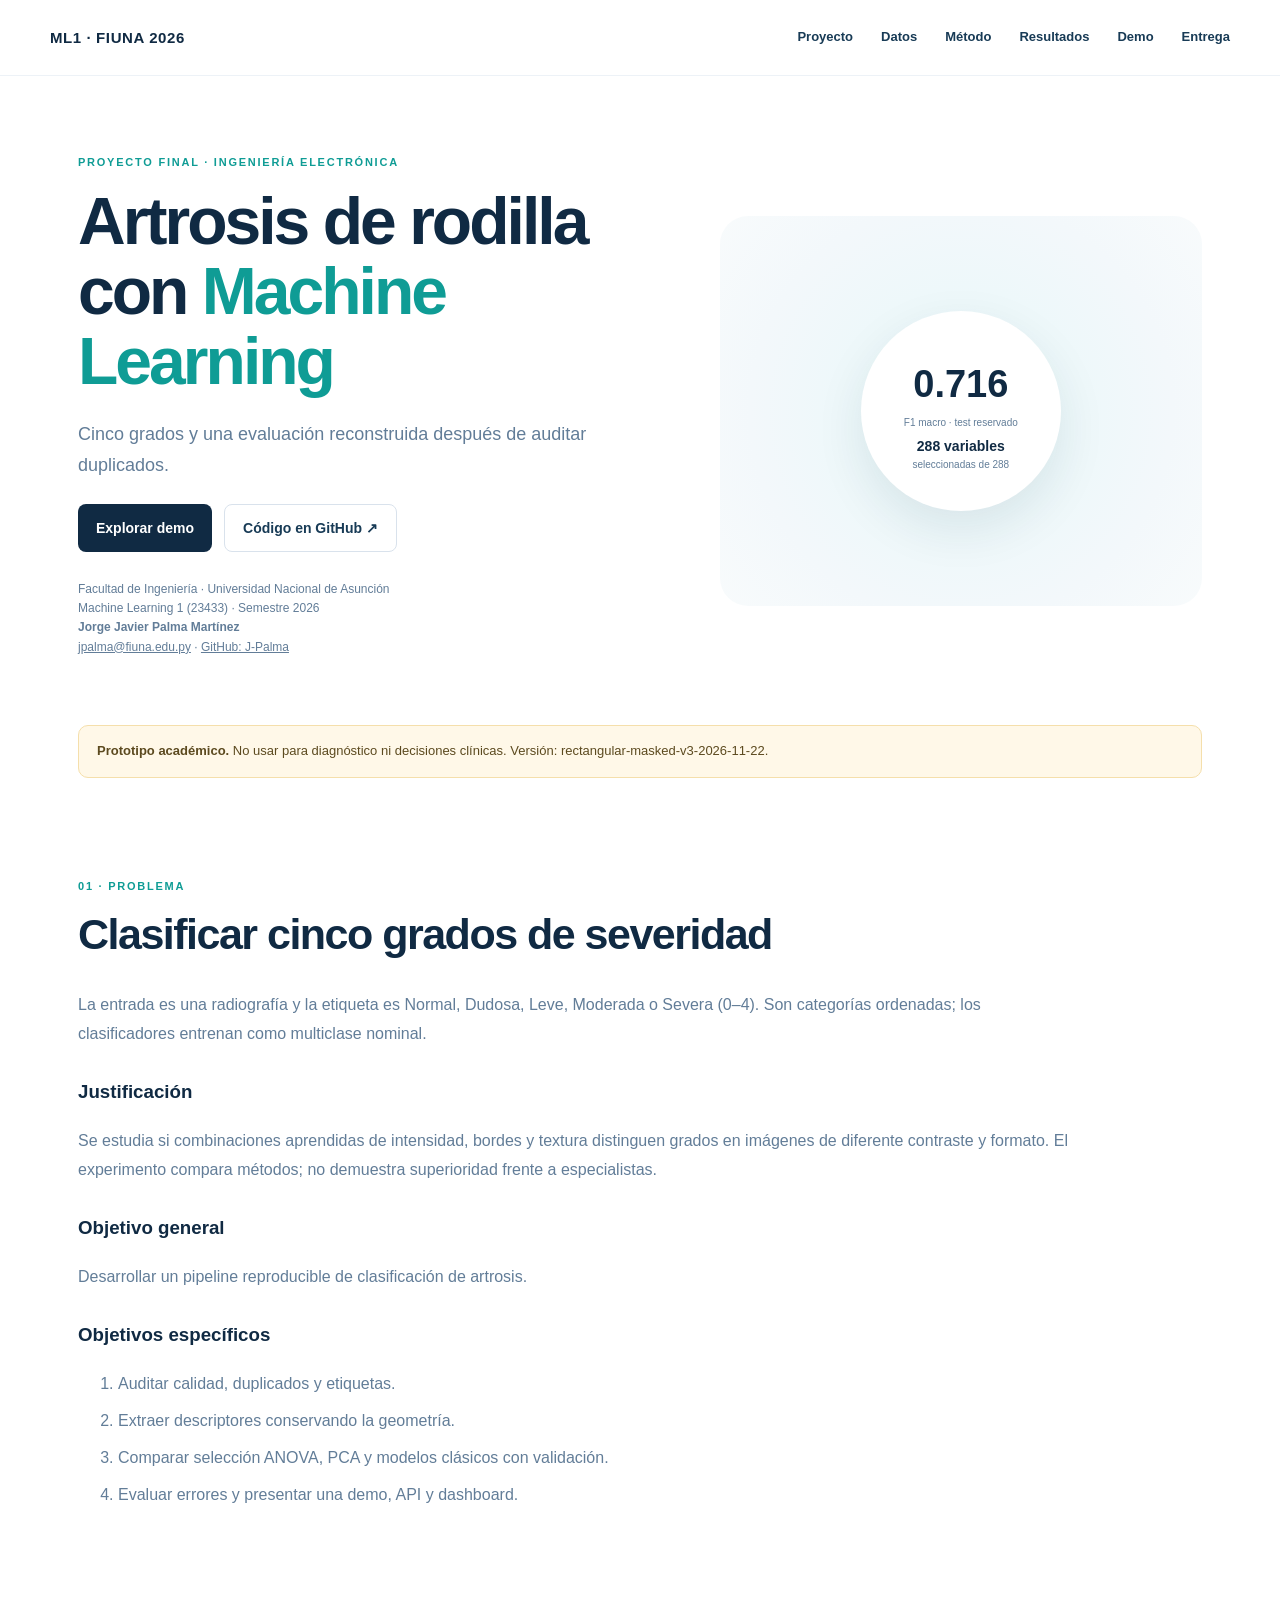
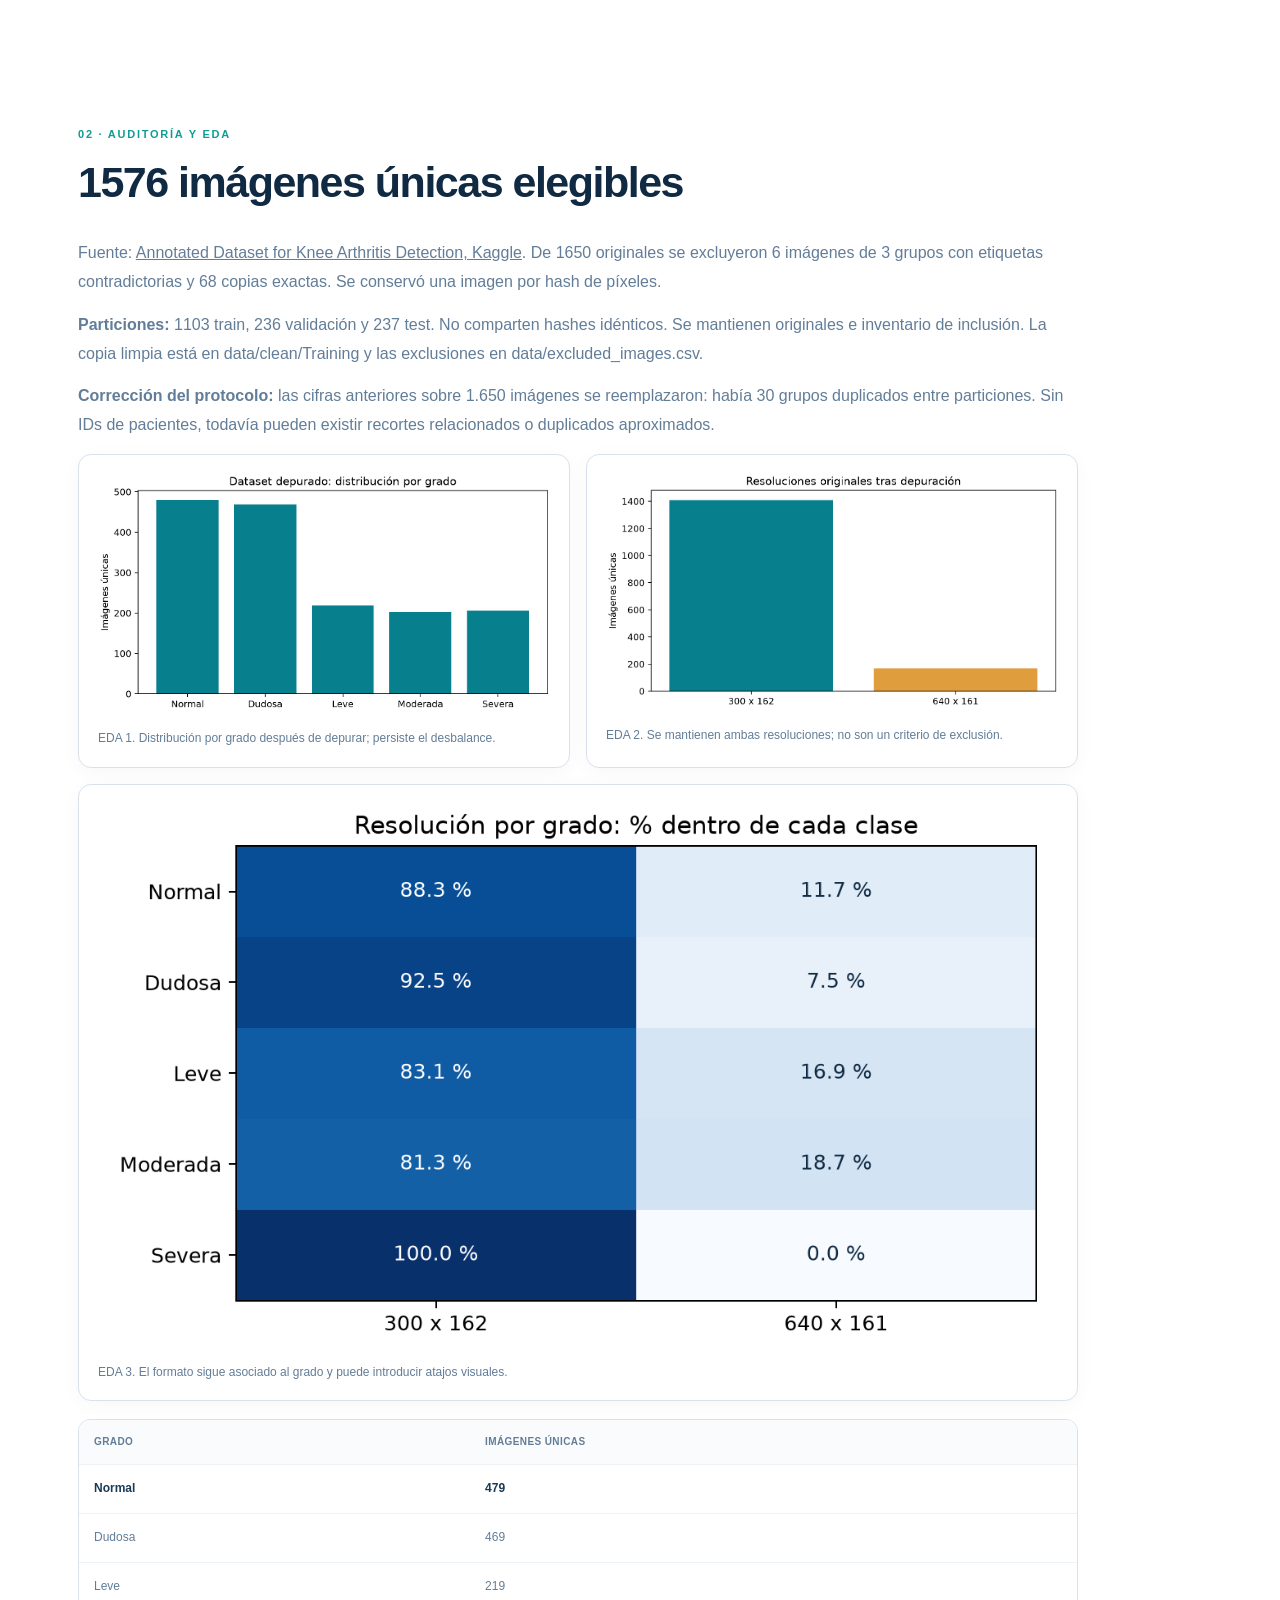
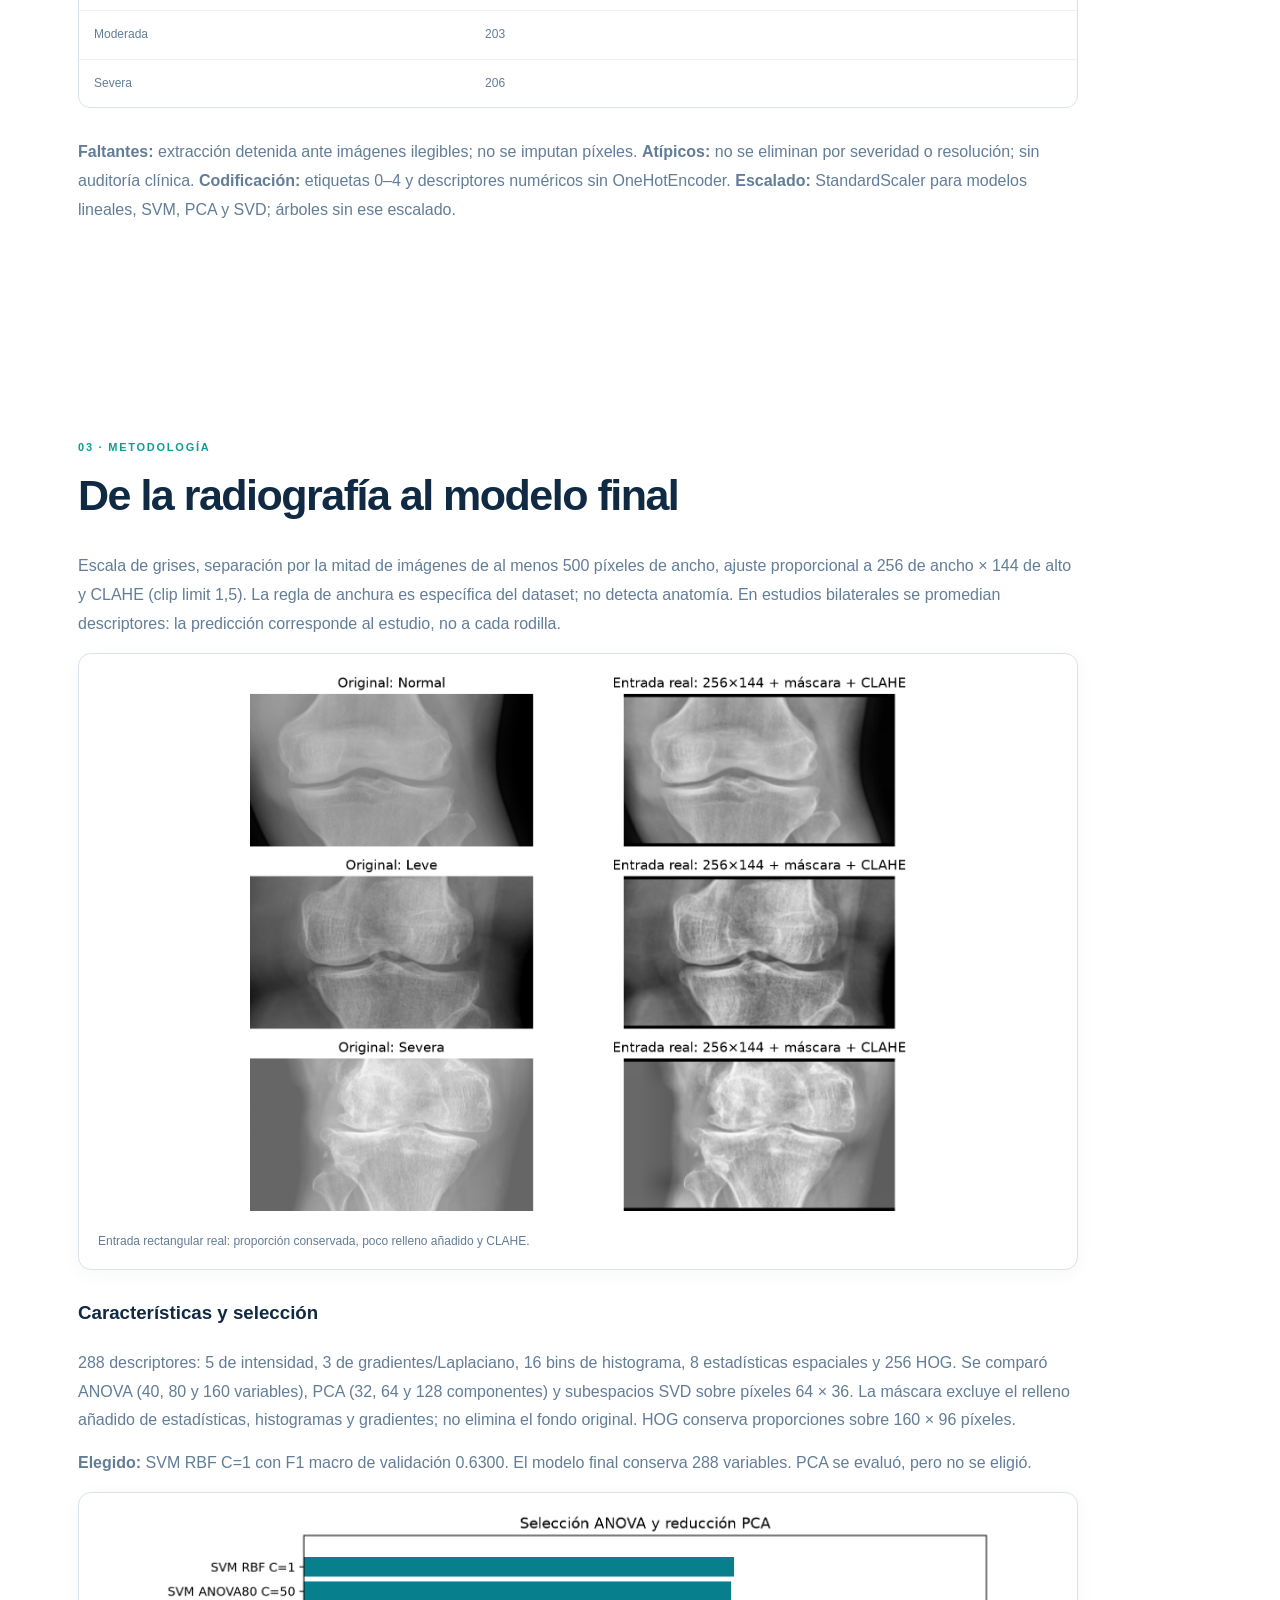
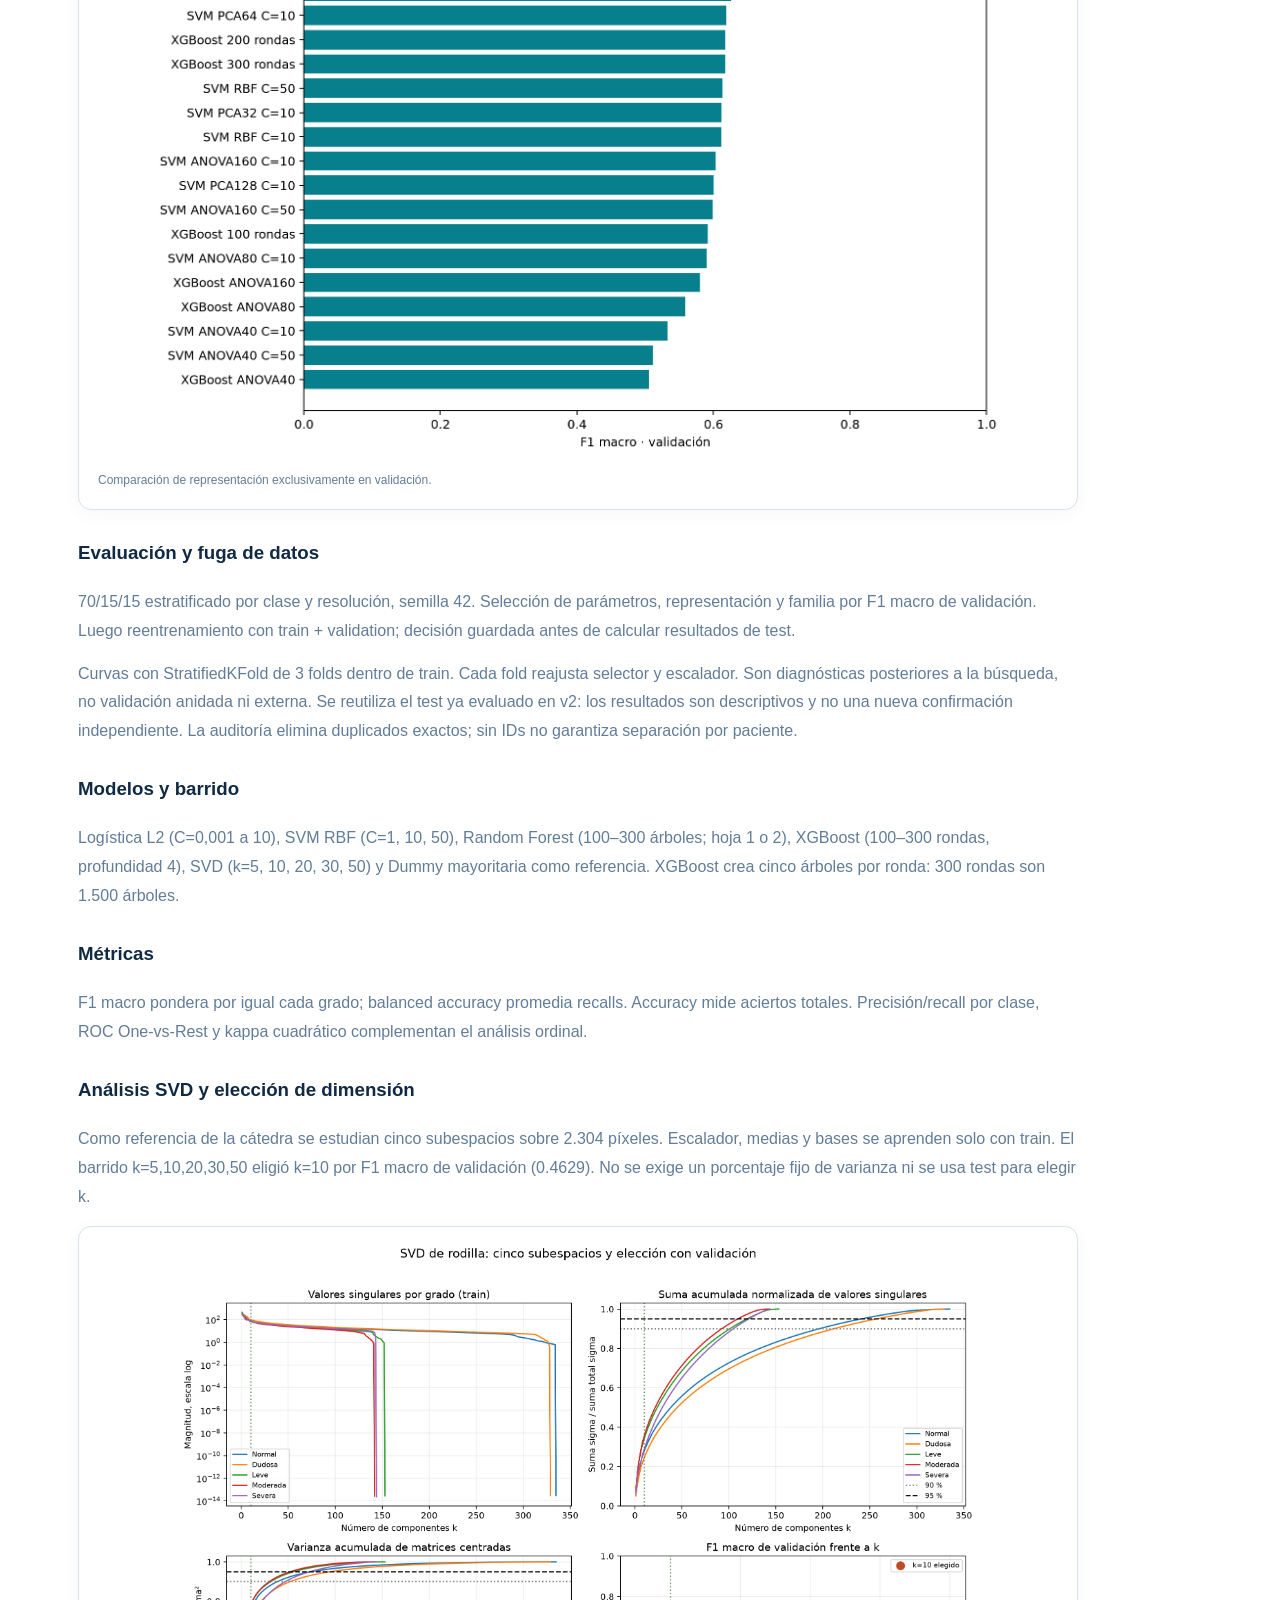
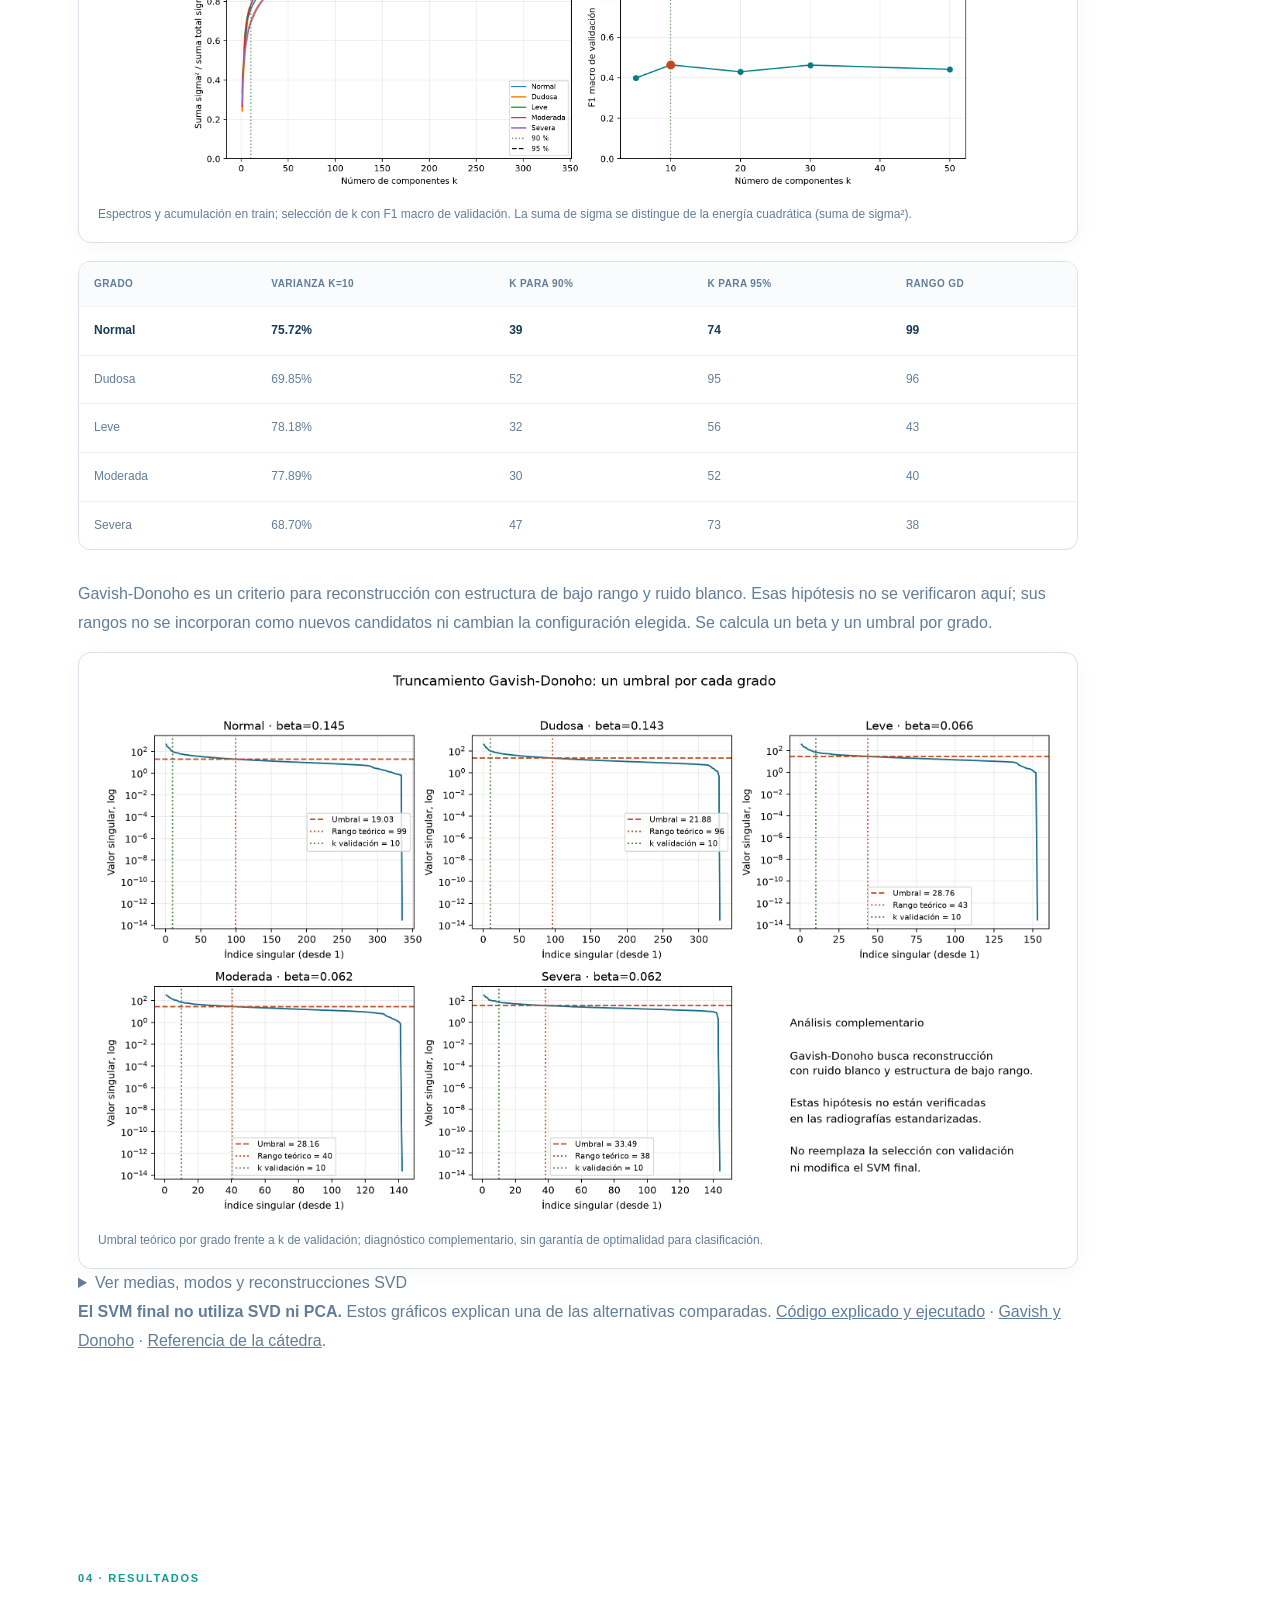
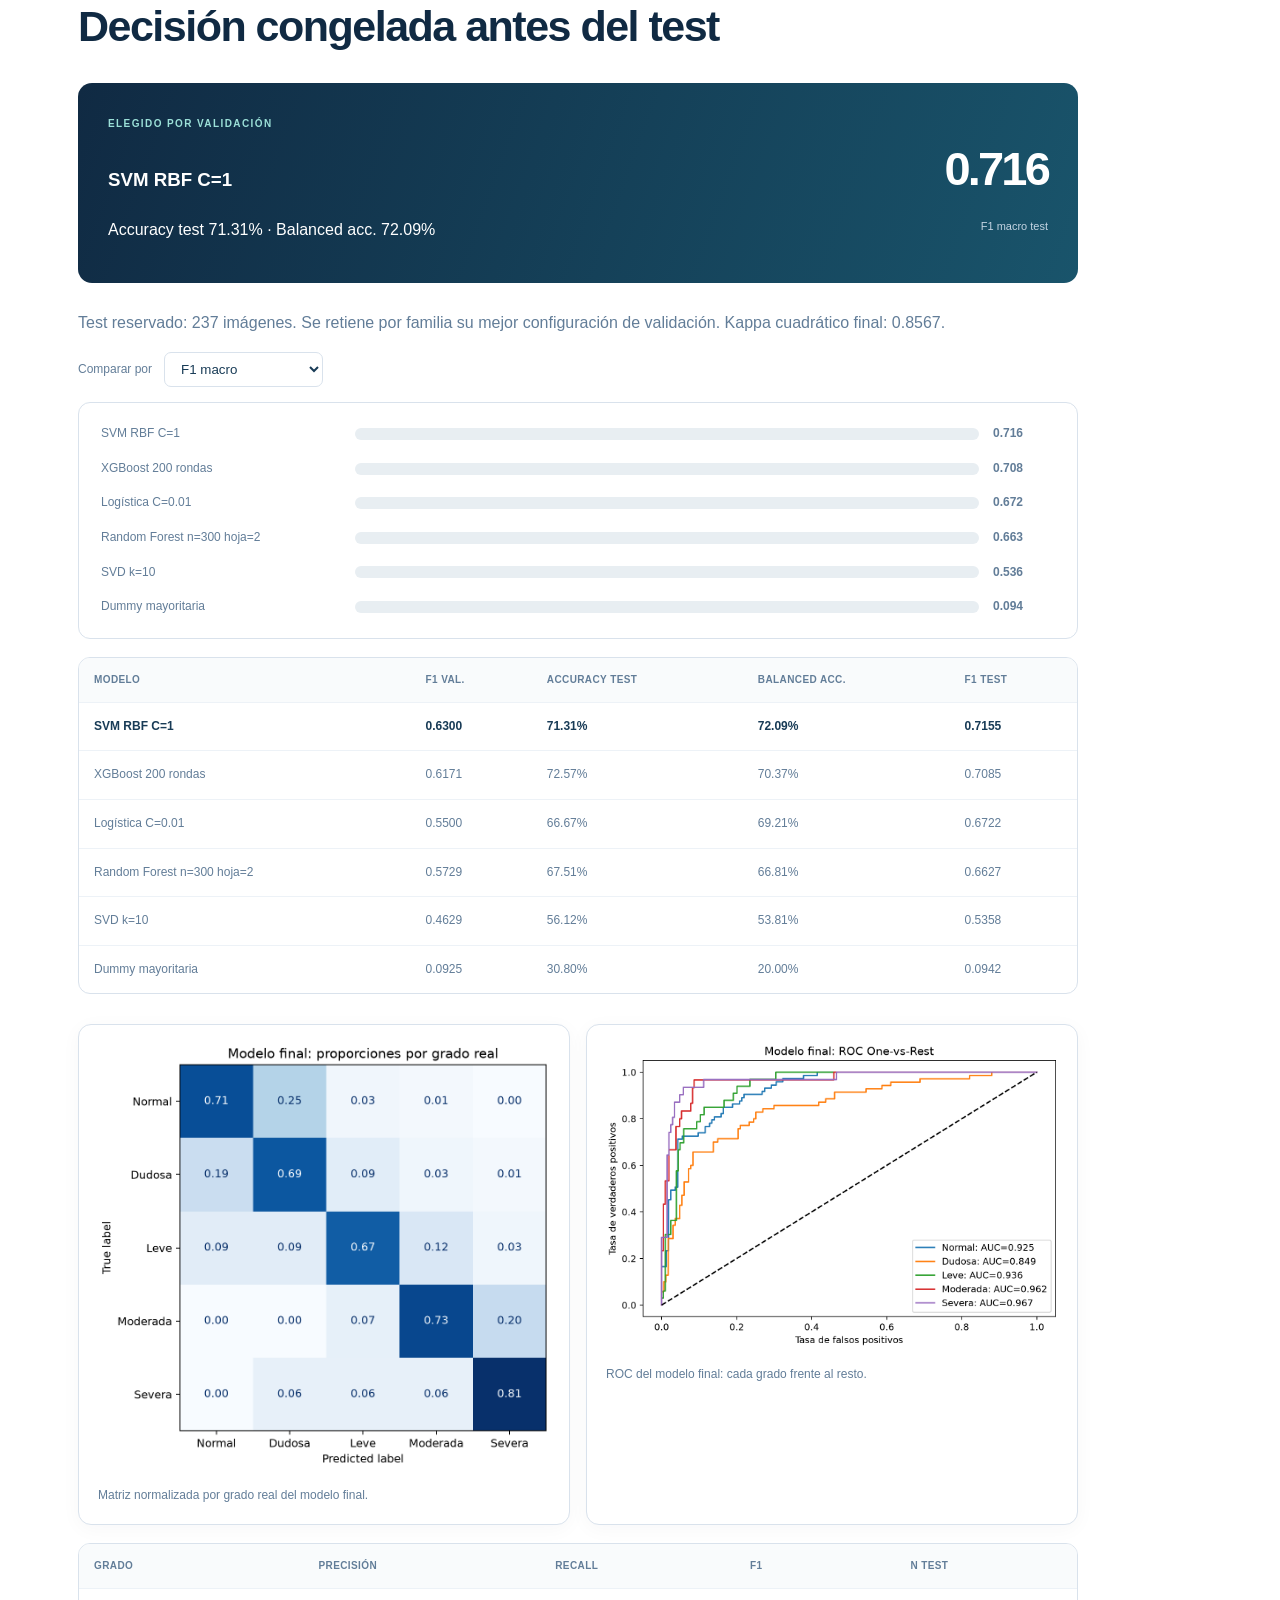
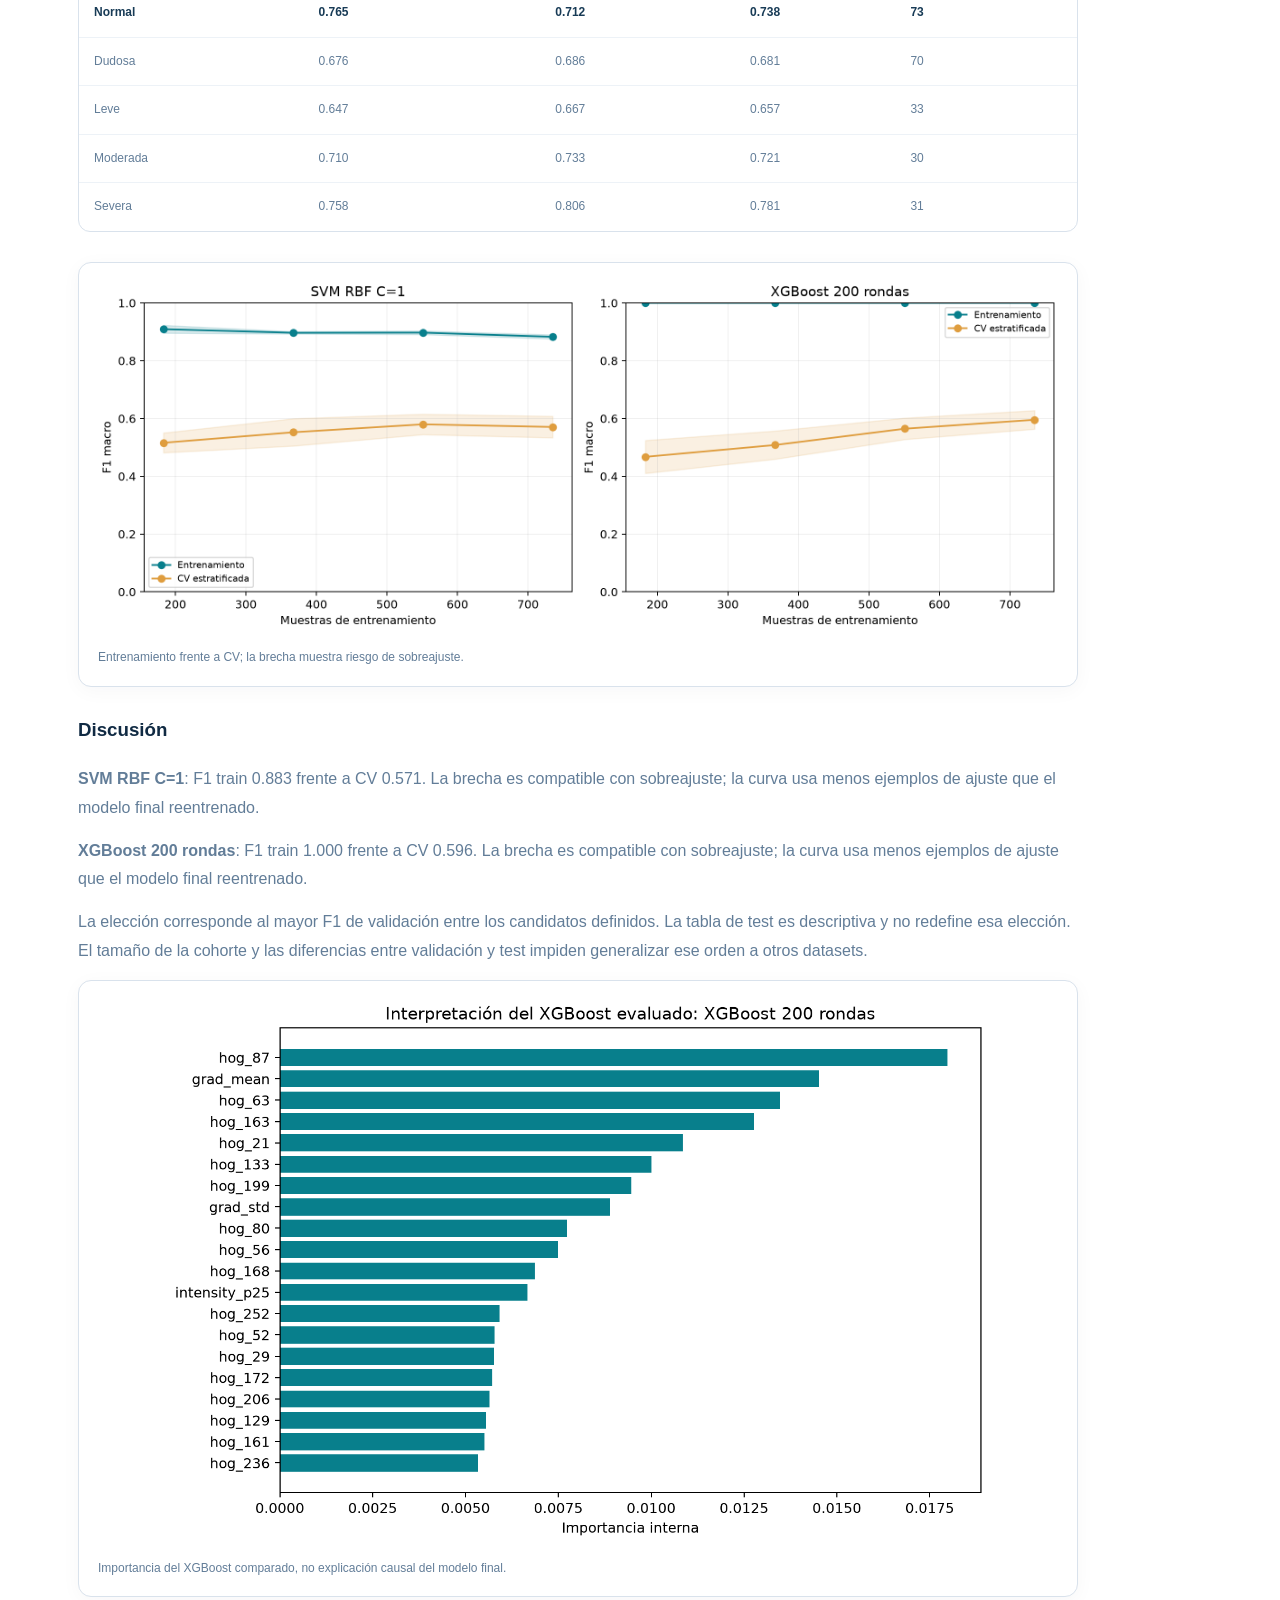
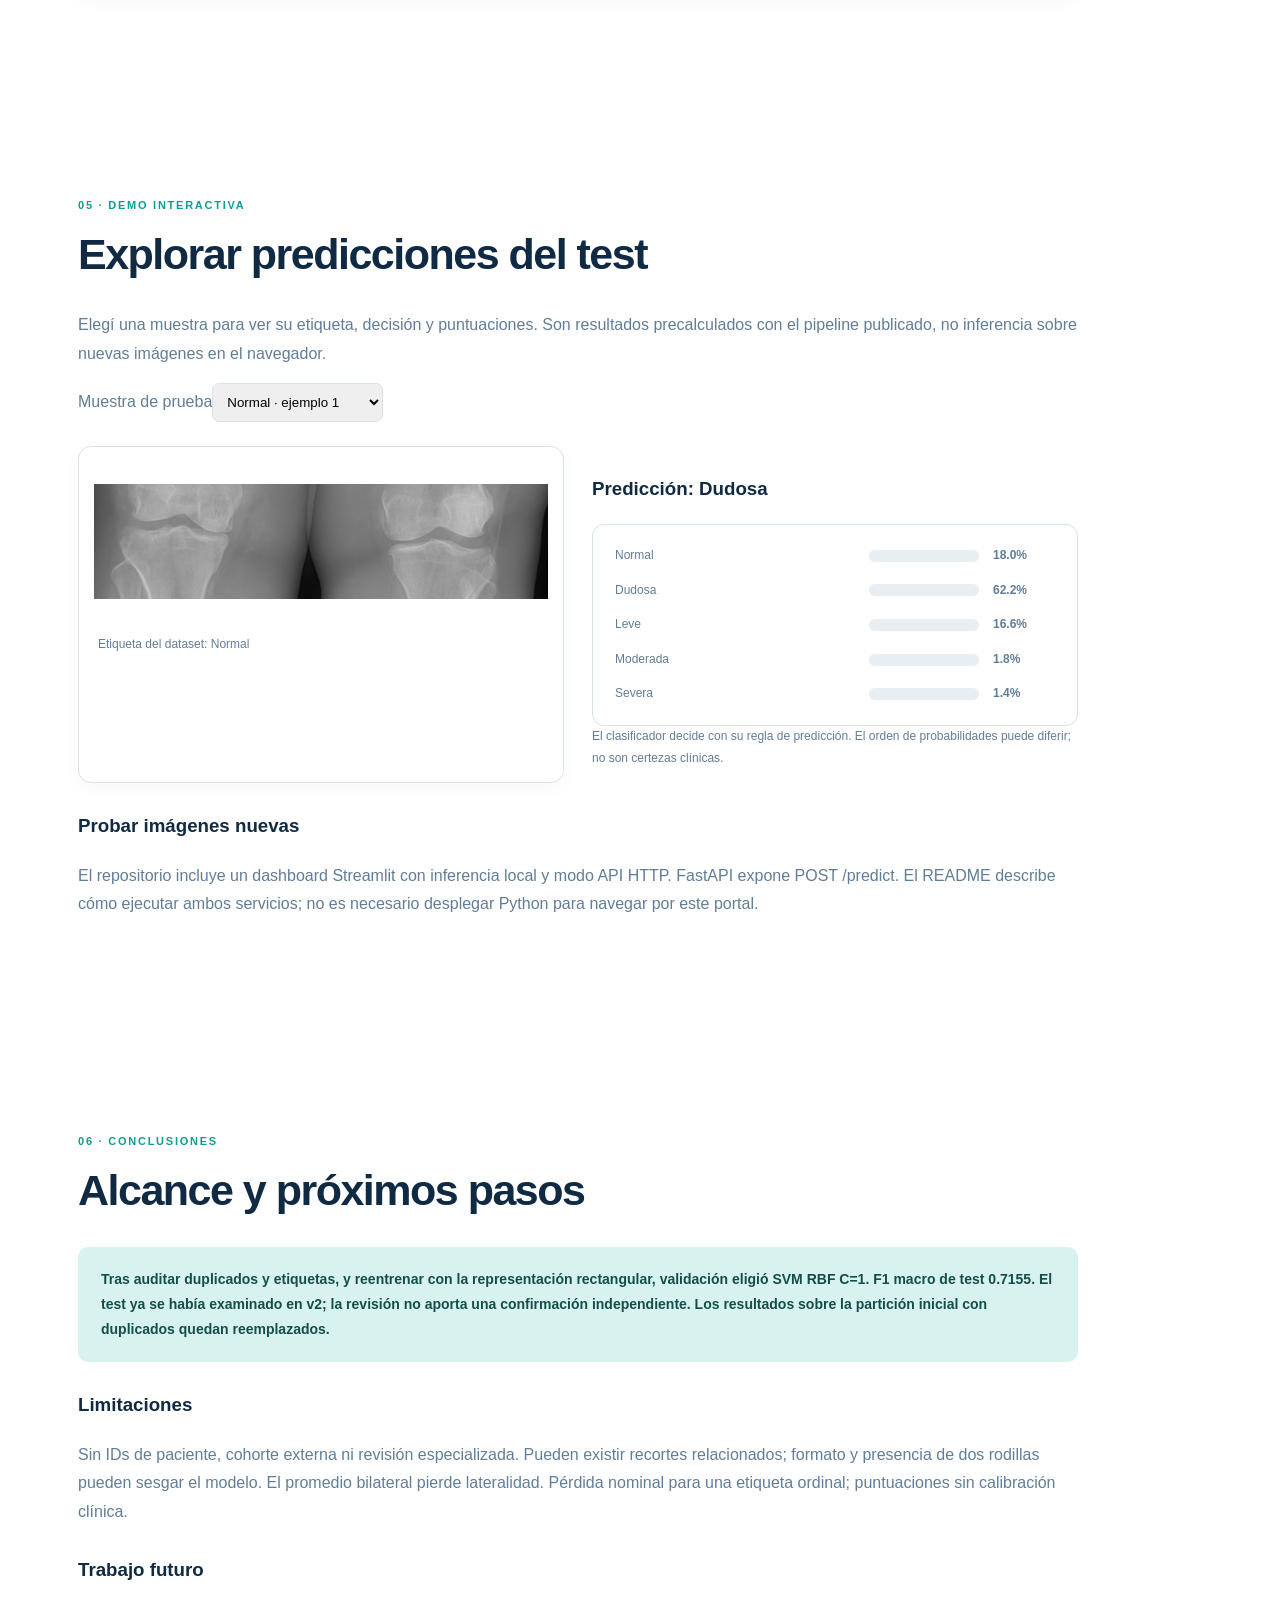
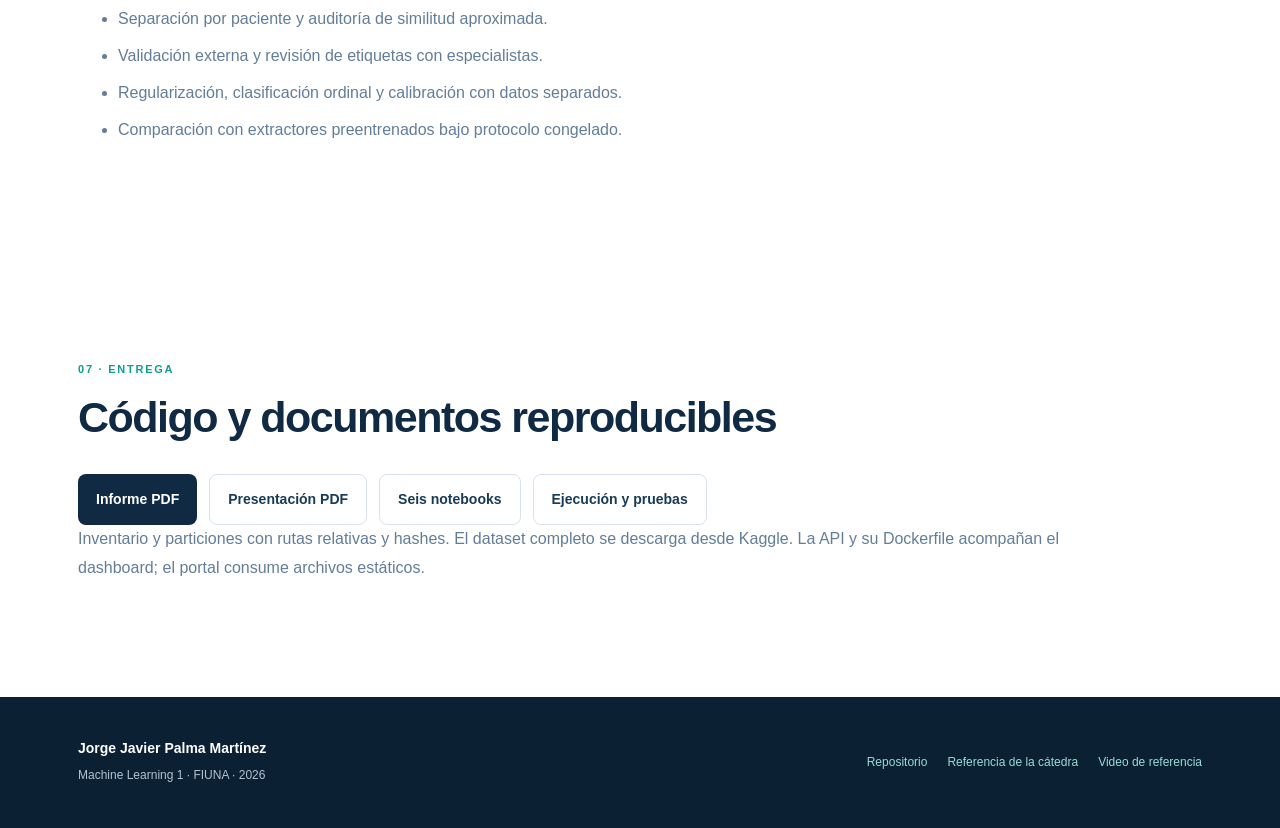
<file: docs/index.html>
<!doctype html><html lang="es"><head><meta charset="utf-8"><meta name="viewport" content="width=device-width,initial-scale=1"><title>Artrosis de rodilla · Proyecto final ML1 FIUNA</title><meta name="description" content="Clasificación de grados de artrosis con evaluación depurada, selección de variables y demo académica."><link rel="stylesheet" href="assets/site.css?v=3435c4015b04"><script defer src="assets/site.js?v=rectangular-masked-v3-2026-11-22"></script></head><body><header class="topbar"><a class="brand" href="#inicio">ML1 · FIUNA 2026</a><button class="menu-toggle" aria-label="Abrir navegación" aria-expanded="false">☰</button><nav class="nav-links" aria-label="Navegación principal"><a href="#proyecto">Proyecto</a><a href="#datos">Datos</a><a href="#metodo">Método</a><a href="#resultados">Resultados</a><a href="#demo">Demo</a><a href="#entregables">Entrega</a></nav></header><main><section class="hero" id="inicio"><div><p class="eyebrow">PROYECTO FINAL · INGENIERÍA ELECTRÓNICA</p><h1>Artrosis de rodilla con <span>Machine Learning</span></h1><p class="hero-lede">Cinco grados y una evaluación reconstruida después de auditar duplicados.</p><div class="hero-actions"><a class="button primary" href="#demo">Explorar demo</a><a class="button secondary" href="https://github.com/J-Palma/ML1_2026-2">Código en GitHub ↗</a></div><p class="hero-context">Facultad de Ingeniería · Universidad Nacional de Asunción<br>Machine Learning 1 (23433) · Semestre 2026<br><strong>Jorge Javier Palma Martínez</strong><br><a href="mailto:jpalma@fiuna.edu.py">jpalma@fiuna.edu.py</a> · <a href="https://github.com/J-Palma">GitHub: J-Palma</a></p></div><div class="hero-visual"><div class="hero-center"><strong>0.716</strong><small>F1 macro · test reservado</small><strong>288 variables</strong><small>seleccionadas de 288</small></div></div></section><section class="notice"><p><strong>Prototipo académico.</strong> No usar para diagnóstico ni decisiones clínicas. Versión: rectangular-masked-v3-2026-11-22.</p></section><section class="section" id="proyecto"><p class="eyebrow">01 · PROBLEMA</p><h2>Clasificar cinco grados de severidad</h2><div class="section-copy technical-copy"><p>La entrada es una radiografía y la etiqueta es Normal, Dudosa, Leve, Moderada o Severa (0–4). Son categorías ordenadas; los clasificadores entrenan como multiclase nominal.</p><h3>Justificación</h3><p>Se estudia si combinaciones aprendidas de intensidad, bordes y textura distinguen grados en imágenes de diferente contraste y formato. El experimento compara métodos; no demuestra superioridad frente a especialistas.</p><h3>Objetivo general</h3><p>Desarrollar un pipeline reproducible de clasificación de artrosis.</p><h3>Objetivos específicos</h3><ol><li>Auditar calidad, duplicados y etiquetas.</li><li>Extraer descriptores conservando la geometría.</li><li>Comparar selección ANOVA, PCA y modelos clásicos con validación.</li><li>Evaluar errores y presentar una demo, API y dashboard.</li></ol></div></section><section class="section" id="datos"><p class="eyebrow">02 · AUDITORÍA Y EDA</p><h2>1576 imágenes únicas elegibles</h2><div class="section-copy technical-copy"><p>Fuente: <a href="https://www.kaggle.com/datasets/hafiznouman786/annotated-dataset-for-knee-arthritis-detection">Annotated Dataset for Knee Arthritis Detection, Kaggle</a>. De 1650 originales se excluyeron 6 imágenes de 3 grupos con etiquetas contradictorias y 68 copias exactas. Se conservó una imagen por hash de píxeles.</p><p><strong>Particiones:</strong> 1103 train, 236 validación y 237 test. No comparten hashes idénticos. Se mantienen originales e inventario de inclusión. La copia limpia está en data/clean/Training y las exclusiones en data/excluded_images.csv.</p><p><strong>Corrección del protocolo:</strong> las cifras anteriores sobre 1.650 imágenes se reemplazaron: había 30 grupos duplicados entre particiones. Sin IDs de pacientes, todavía pueden existir recortes relacionados o duplicados aproximados.</p><div class="figure-grid"><figure class="figure-card"><a href="assets/distribucion_clases.png?v=rectangular-masked-v3-2026-11-22" target="_blank"><img loading="lazy" src="assets/distribucion_clases.png?v=rectangular-masked-v3-2026-11-22" alt="EDA 1. Distribución por grado después de depurar; persiste el desbalance."></a><figcaption>EDA 1. Distribución por grado después de depurar; persiste el desbalance.</figcaption></figure><figure class="figure-card"><a href="assets/eda_resoluciones.png?v=rectangular-masked-v3-2026-11-22" target="_blank"><img loading="lazy" src="assets/eda_resoluciones.png?v=rectangular-masked-v3-2026-11-22" alt="EDA 2. Se mantienen ambas resoluciones; no son un criterio de exclusión."></a><figcaption>EDA 2. Se mantienen ambas resoluciones; no son un criterio de exclusión.</figcaption></figure></div><figure class="figure-card"><a href="assets/eda_resolucion_por_grado.png?v=rectangular-masked-v3-2026-11-22" target="_blank"><img loading="lazy" src="assets/eda_resolucion_por_grado.png?v=rectangular-masked-v3-2026-11-22" alt="EDA 3. El formato sigue asociado al grado y puede introducir atajos visuales."></a><figcaption>EDA 3. El formato sigue asociado al grado y puede introducir atajos visuales.</figcaption></figure><div class="table-wrap"><table><thead><tr><th>Grado</th><th>Imágenes únicas</th></tr></thead><tbody><tr><td>Normal</td><td>479</td></tr><tr><td>Dudosa</td><td>469</td></tr><tr><td>Leve</td><td>219</td></tr><tr><td>Moderada</td><td>203</td></tr><tr><td>Severa</td><td>206</td></tr></tbody></table></div><p><strong>Faltantes:</strong> extracción detenida ante imágenes ilegibles; no se imputan píxeles. <strong>Atípicos:</strong> no se eliminan por severidad o resolución; sin auditoría clínica. <strong>Codificación:</strong> etiquetas 0–4 y descriptores numéricos sin OneHotEncoder. <strong>Escalado:</strong> StandardScaler para modelos lineales, SVM, PCA y SVD; árboles sin ese escalado.</p></div></section><section class="section" id="metodo"><p class="eyebrow">03 · METODOLOGÍA</p><h2>De la radiografía al modelo final</h2><div class="section-copy technical-copy"><p>Escala de grises, separación por la mitad de imágenes de al menos 500 píxeles de ancho, ajuste proporcional a 256 de ancho × 144 de alto y CLAHE (clip limit 1,5). La regla de anchura es específica del dataset; no detecta anatomía. En estudios bilaterales se promedian descriptores: la predicción corresponde al estudio, no a cada rodilla.</p><figure class="figure-card"><a href="assets/acondicionamiento_radiografias.png?v=rectangular-masked-v3-2026-11-22" target="_blank"><img loading="lazy" src="assets/acondicionamiento_radiografias.png?v=rectangular-masked-v3-2026-11-22" alt="Entrada rectangular real: proporción conservada, poco relleno añadido y CLAHE."></a><figcaption>Entrada rectangular real: proporción conservada, poco relleno añadido y CLAHE.</figcaption></figure><h3>Características y selección</h3><p>288 descriptores: 5 de intensidad, 3 de gradientes/Laplaciano, 16 bins de histograma, 8 estadísticas espaciales y 256 HOG. Se comparó ANOVA (40, 80 y 160 variables), PCA (32, 64 y 128 componentes) y subespacios SVD sobre píxeles 64 × 36. La máscara excluye el relleno añadido de estadísticas, histogramas y gradientes; no elimina el fondo original. HOG conserva proporciones sobre 160 × 96 píxeles.</p><p><strong>Elegido:</strong> SVM RBF C=1 con F1 macro de validación 0.6300. El modelo final conserva 288 variables. PCA se evaluó, pero no se eligió.</p><figure class="figure-card"><a href="assets/feature_engineering_validation.png?v=rectangular-masked-v3-2026-11-22" target="_blank"><img loading="lazy" src="assets/feature_engineering_validation.png?v=rectangular-masked-v3-2026-11-22" alt="Comparación de representación exclusivamente en validación."></a><figcaption>Comparación de representación exclusivamente en validación.</figcaption></figure><h3>Evaluación y fuga de datos</h3><p>70/15/15 estratificado por clase y resolución, semilla 42. Selección de parámetros, representación y familia por F1 macro de validación. Luego reentrenamiento con train + validation; decisión guardada antes de calcular resultados de test.</p><p>Curvas con StratifiedKFold de 3 folds dentro de train. Cada fold reajusta selector y escalador. Son diagnósticas posteriores a la búsqueda, no validación anidada ni externa. Se reutiliza el test ya evaluado en v2: los resultados son descriptivos y no una nueva confirmación independiente. La auditoría elimina duplicados exactos; sin IDs no garantiza separación por paciente.</p><h3>Modelos y barrido</h3><p>Logística L2 (C=0,001 a 10), SVM RBF (C=1, 10, 50), Random Forest (100–300 árboles; hoja 1 o 2), XGBoost (100–300 rondas, profundidad 4), SVD (k=5, 10, 20, 30, 50) y Dummy mayoritaria como referencia. XGBoost crea cinco árboles por ronda: 300 rondas son 1.500 árboles.</p><h3>Métricas</h3><p>F1 macro pondera por igual cada grado; balanced accuracy promedia recalls. Accuracy mide aciertos totales. Precisión/recall por clase, ROC One-vs-Rest y kappa cuadrático complementan el análisis ordinal.</p><h3 id="analisis-svd">Análisis SVD y elección de dimensión</h3><p>Como referencia de la cátedra se estudian cinco subespacios sobre 2.304 píxeles. Escalador, medias y bases se aprenden solo con train. El barrido k=5,10,20,30,50 eligió k=10 por F1 macro de validación (0.4629). No se exige un porcentaje fijo de varianza ni se usa test para elegir k.</p><figure class="figure-card"><a href="assets/svd_seleccion_dimension.png?v=rectangular-masked-v3-2026-11-22" target="_blank"><img loading="lazy" src="assets/svd_seleccion_dimension.png?v=rectangular-masked-v3-2026-11-22" alt="Espectros y acumulación en train; selección de k con F1 macro de validación. La suma de sigma se distingue de la energía cuadrática (suma de sigma²)."></a><figcaption>Espectros y acumulación en train; selección de k con F1 macro de validación. La suma de sigma se distingue de la energía cuadrática (suma de sigma²).</figcaption></figure><div class="table-wrap"><table><thead><tr><th>Grado</th><th>Varianza k=10</th><th>k para 90%</th><th>k para 95%</th><th>Rango GD</th></tr></thead><tbody><tr><td>Normal</td><td>75.72%</td><td>39</td><td>74</td><td>99</td></tr><tr><td>Dudosa</td><td>69.85%</td><td>52</td><td>95</td><td>96</td></tr><tr><td>Leve</td><td>78.18%</td><td>32</td><td>56</td><td>43</td></tr><tr><td>Moderada</td><td>77.89%</td><td>30</td><td>52</td><td>40</td></tr><tr><td>Severa</td><td>68.70%</td><td>47</td><td>73</td><td>38</td></tr></tbody></table></div><p>Gavish-Donoho es un criterio para reconstrucción con estructura de bajo rango y ruido blanco. Esas hipótesis no se verificaron aquí; sus rangos no se incorporan como nuevos candidatos ni cambian la configuración elegida. Se calcula un beta y un umbral por grado.</p><figure class="figure-card"><a href="assets/svd_gavish_donoho.png?v=rectangular-masked-v3-2026-11-22" target="_blank"><img loading="lazy" src="assets/svd_gavish_donoho.png?v=rectangular-masked-v3-2026-11-22" alt="Umbral teórico por grado frente a k de validación; diagnóstico complementario, sin garantía de optimalidad para clasificación."></a><figcaption>Umbral teórico por grado frente a k de validación; diagnóstico complementario, sin garantía de optimalidad para clasificación.</figcaption></figure><details><summary>Ver medias, modos y reconstrucciones SVD</summary><figure class="figure-card"><a href="assets/svd_componentes_reconstruccion.png?v=rectangular-masked-v3-2026-11-22" target="_blank"><img loading="lazy" src="assets/svd_componentes_reconstruccion.png?v=rectangular-masked-v3-2026-11-22" alt="Primer ejemplo de validación por grado: media de train, modo con signo, entrada, reconstrucción k=10 y error absoluto. Los modos no son lesiones."></a><figcaption>Primer ejemplo de validación por grado: media de train, modo con signo, entrada, reconstrucción k=10 y error absoluto. Los modos no son lesiones.</figcaption></figure><p>Se usa la base de la etiqueta conocida solo para esta ilustración. La clasificación real compara los cinco residuos sin conocer la etiqueta. Las vistas bilaterales están promediadas; las reconstrucciones son de la representación 64 × 36 y no de la radiografía de resolución original.</p></details><p><strong>El SVM final no utiliza SVD ni PCA.</strong> Estos gráficos explican una de las alternativas comparadas. <a href="https://github.com/J-Palma/ML1_2026-2/blob/main/TP_4/proyecto-rodilla/notebooks/04_Modelos_Avanzados.ipynb">Código explicado y ejecutado</a> · <a href="https://arxiv.org/abs/1305.5870">Gavish y Donoho</a> · <a href="https://github.com/carlobeni/Machine-Learning/tree/project-web/models">Referencia de la cátedra</a>.</p></div></section><section class="section" id="resultados"><p class="eyebrow">04 · RESULTADOS</p><h2>Decisión congelada antes del test</h2><div class="section-copy technical-copy"><div class="winner-card"><div><span class="winner-label">ELEGIDO POR VALIDACIÓN</span><h3>SVM RBF C=1</h3><p>Accuracy test 71.31% · Balanced acc. 72.09%</p></div><div class="winner-score"><span>0.716</span><small>F1 macro test</small></div></div><p>Test reservado: 237 imágenes. Se retiene por familia su mejor configuración de validación. Kappa cuadrático final: 0.8567.</p><div class="metric-controls"><label for="metric-select">Comparar por</label><select id="metric-select"><option value="F1 Macro">F1 macro</option><option value="Accuracy (%)">Accuracy</option><option value="Balanced Acc (%)">Balanced accuracy</option></select></div><div id="model-chart" class="model-chart"></div><div class="table-wrap"><table><thead><tr><th>Modelo</th><th>F1 val.</th><th>Accuracy test</th><th>Balanced acc.</th><th>F1 test</th></tr></thead><tbody><tr><td>SVM RBF C=1</td><td>0.6300</td><td>71.31%</td><td>72.09%</td><td>0.7155</td></tr><tr><td>XGBoost 200 rondas</td><td>0.6171</td><td>72.57%</td><td>70.37%</td><td>0.7085</td></tr><tr><td>Logística C=0.01</td><td>0.5500</td><td>66.67%</td><td>69.21%</td><td>0.6722</td></tr><tr><td>Random Forest n=300 hoja=2</td><td>0.5729</td><td>67.51%</td><td>66.81%</td><td>0.6627</td></tr><tr><td>SVD k=10</td><td>0.4629</td><td>56.12%</td><td>53.81%</td><td>0.5358</td></tr><tr><td>Dummy mayoritaria</td><td>0.0925</td><td>30.80%</td><td>20.00%</td><td>0.0942</td></tr></tbody></table></div><div class="figure-grid"><figure class="figure-card"><a href="assets/final_confusion_normalizada.png?v=rectangular-masked-v3-2026-11-22" target="_blank"><img loading="lazy" src="assets/final_confusion_normalizada.png?v=rectangular-masked-v3-2026-11-22" alt="Matriz normalizada por grado real del modelo final."></a><figcaption>Matriz normalizada por grado real del modelo final.</figcaption></figure><figure class="figure-card"><a href="assets/modelos_avanzados_roc_curves.png?v=rectangular-masked-v3-2026-11-22" target="_blank"><img loading="lazy" src="assets/modelos_avanzados_roc_curves.png?v=rectangular-masked-v3-2026-11-22" alt="ROC del modelo final: cada grado frente al resto."></a><figcaption>ROC del modelo final: cada grado frente al resto.</figcaption></figure></div><div class="table-wrap"><table><thead><tr><th>Grado</th><th>Precisión</th><th>Recall</th><th>F1</th><th>N test</th></tr></thead><tbody><tr><td>Normal</td><td>0.765</td><td>0.712</td><td>0.738</td><td>73</td></tr><tr><td>Dudosa</td><td>0.676</td><td>0.686</td><td>0.681</td><td>70</td></tr><tr><td>Leve</td><td>0.647</td><td>0.667</td><td>0.657</td><td>33</td></tr><tr><td>Moderada</td><td>0.710</td><td>0.733</td><td>0.721</td><td>30</td></tr><tr><td>Severa</td><td>0.758</td><td>0.806</td><td>0.781</td><td>31</td></tr></tbody></table></div><figure class="figure-card"><a href="assets/modelos_avanzados_learning_curves.png?v=rectangular-masked-v3-2026-11-22" target="_blank"><img loading="lazy" src="assets/modelos_avanzados_learning_curves.png?v=rectangular-masked-v3-2026-11-22" alt="Entrenamiento frente a CV; la brecha muestra riesgo de sobreajuste."></a><figcaption>Entrenamiento frente a CV; la brecha muestra riesgo de sobreajuste.</figcaption></figure><h3>Discusión</h3><p><strong>SVM RBF C=1</strong>: F1 train 0.883 frente a CV 0.571. La brecha es compatible con sobreajuste; la curva usa menos ejemplos de ajuste que el modelo final reentrenado.</p><p><strong>XGBoost 200 rondas</strong>: F1 train 1.000 frente a CV 0.596. La brecha es compatible con sobreajuste; la curva usa menos ejemplos de ajuste que el modelo final reentrenado.</p><p>La elección corresponde al mayor F1 de validación entre los candidatos definidos. La tabla de test es descriptiva y no redefine esa elección. El tamaño de la cohorte y las diferencias entre validación y test impiden generalizar ese orden a otros datasets.</p><figure class="figure-card"><a href="assets/modelos_avanzados_feature_importance.png?v=rectangular-masked-v3-2026-11-22" target="_blank"><img loading="lazy" src="assets/modelos_avanzados_feature_importance.png?v=rectangular-masked-v3-2026-11-22" alt="Importancia del XGBoost comparado, no explicación causal del modelo final."></a><figcaption>Importancia del XGBoost comparado, no explicación causal del modelo final.</figcaption></figure></div></section><section class="section" id="demo"><p class="eyebrow">05 · DEMO INTERACTIVA</p><h2>Explorar predicciones del test</h2><div class="section-copy technical-copy"><p>Elegí una muestra para ver su etiqueta, decisión y puntuaciones. Son resultados precalculados con el pipeline publicado, no inferencia sobre nuevas imágenes en el navegador.</p><label for="sample-select">Muestra de prueba</label><select id="sample-select"></select><div class="demo-grid"><figure class="figure-card"><img id="demo-image" alt="Radiografía de la muestra elegida"><figcaption id="demo-label"></figcaption></figure><div><h3 id="demo-prediction"></h3><div id="demo-probabilities" class="model-chart"></div><p class="small-note">El clasificador decide con su regla de predicción. El orden de probabilidades puede diferir; no son certezas clínicas.</p></div></div><h3>Probar imágenes nuevas</h3><p>El repositorio incluye un dashboard Streamlit con inferencia local y modo API HTTP. FastAPI expone POST /predict. El README describe cómo ejecutar ambos servicios; no es necesario desplegar Python para navegar por este portal.</p></div></section><section class="section" id="limites"><p class="eyebrow">06 · CONCLUSIONES</p><h2>Alcance y próximos pasos</h2><div class="section-copy technical-copy"><p class="conclusion">Tras auditar duplicados y etiquetas, y reentrenar con la representación rectangular, validación eligió SVM RBF C=1. F1 macro de test 0.7155. El test ya se había examinado en v2; la revisión no aporta una confirmación independiente. Los resultados sobre la partición inicial con duplicados quedan reemplazados.</p><h3>Limitaciones</h3><p>Sin IDs de paciente, cohorte externa ni revisión especializada. Pueden existir recortes relacionados; formato y presencia de dos rodillas pueden sesgar el modelo. El promedio bilateral pierde lateralidad. Pérdida nominal para una etiqueta ordinal; puntuaciones sin calibración clínica.</p><h3>Trabajo futuro</h3><ul><li>Separación por paciente y auditoría de similitud aproximada.</li><li>Validación externa y revisión de etiquetas con especialistas.</li><li>Regularización, clasificación ordinal y calibración con datos separados.</li><li>Comparación con extractores preentrenados bajo protocolo congelado.</li></ul></div></section><section class="section" id="entregables"><p class="eyebrow">07 · ENTREGA</p><h2>Código y documentos reproducibles</h2><div class="section-copy technical-copy"><div class="hero-actions"><a class="button primary" href="https://github.com/J-Palma/ML1_2026-2/blob/main/TP_4/proyecto-rodilla/reports/informe_final.pdf">Informe PDF</a><a class="button secondary" href="https://github.com/J-Palma/ML1_2026-2/blob/main/TP_4/proyecto-rodilla/presentation/slides.pdf">Presentación PDF</a><a class="button secondary" href="https://github.com/J-Palma/ML1_2026-2/tree/main/TP_4/proyecto-rodilla/notebooks">Seis notebooks</a><a class="button secondary" href="https://github.com/J-Palma/ML1_2026-2/blob/main/TP_4/proyecto-rodilla/README.md">Ejecución y pruebas</a></div><p>Inventario y particiones con rutas relativas y hashes. El dataset completo se descarga desde Kaggle. La API y su Dockerfile acompañan el dashboard; el portal consume archivos estáticos.</p></div></section></main><footer class="footer"><div><strong>Jorge Javier Palma Martínez</strong><p>Machine Learning 1 · FIUNA · 2026</p></div><div class="footer-links"><a href="https://github.com/J-Palma/ML1_2026-2">Repositorio</a><a href="https://github.com/carlobeni/Machine-Learning">Referencia de la cátedra</a><a href="https://www.youtube.com/watch?v=isgBodVA2C4">Video de referencia</a></div></footer></body></html>
</file>
<file: docs/assets/site.css>
:root{--navy:#102a43;--ink:#183b56;--muted:#627d98;--teal:#0f9c95;--mint:#d8f3ef;--paper:#f6f9fb;--line:#d9e2ec;--white:#fff;--gold:#f4b942;--shadow:0 18px 50px rgba(16,42,67,.09)}
*{box-sizing:border-box}html{scroll-behavior:smooth}body{margin:0;background:var(--white);color:var(--navy);font-family:Inter,"Segoe UI",Arial,sans-serif;line-height:1.6}a{color:inherit}.topbar{height:76px;padding:0 max(calc((100vw - 1180px)/2),28px);display:flex;align-items:center;justify-content:space-between;border-bottom:1px solid #edf2f7;background:rgba(255,255,255,.94);position:sticky;top:0;z-index:10;backdrop-filter:blur(12px)}.brand{display:flex;align-items:center;gap:11px;text-decoration:none;font-size:15px;font-weight:800;letter-spacing:.04em}.brand small{display:block;color:var(--muted);font-size:10px;font-weight:700;letter-spacing:.12em}.brand-mark{width:35px;height:35px;border-radius:11px;display:grid;place-items:center;color:white;background:var(--teal);font-size:18px}.nav-links{display:flex;gap:28px}.nav-links a,.text-link{font-size:13px;font-weight:650;text-decoration:none;color:var(--ink)}.nav-links a:hover,.text-link:hover{color:var(--teal)}.menu-toggle{display:none;background:none;border:0;font-size:22px;color:var(--navy)}
.hero{max-width:1180px;min-height:570px;margin:auto;padding:78px 28px 52px;display:grid;grid-template-columns:1.1fr .9fr;align-items:center;gap:52px}.eyebrow{font-size:11px;font-weight:800;letter-spacing:.16em;color:var(--teal);margin:0 0 15px}.hero h1{font-size:clamp(38px,5.2vw,66px);line-height:1.06;letter-spacing:-.045em;margin:0;max-width:720px}.hero h1 span{color:var(--teal)}.hero-lede{font-size:18px;line-height:1.7;color:var(--muted);max-width:610px;margin:23px 0}.hero-actions{display:flex;gap:12px;flex-wrap:wrap}.button{border-radius:8px;padding:12px 18px;text-decoration:none;font-size:14px;font-weight:750;display:inline-flex;gap:16px;align-items:center}.primary{background:var(--navy);color:white}.primary:hover{background:#214e70}.secondary{border:1px solid var(--line);color:var(--ink)}.hero-context{font-size:12px;color:var(--muted);margin-top:28px}.hero-visual{height:390px;position:relative;display:grid;place-items:center;overflow:hidden;border-radius:28px;background:radial-gradient(circle at 50% 50%,#e5f7f4 0,#edf8fa 35%,#f3f8fb 68%,#f8fbfc 100%)}.orbit{position:absolute;border:1px solid rgba(15,156,149,.19);border-radius:50%;transform:rotate(-18deg)}.orbit-one{width:300px;height:210px}.orbit-two{width:410px;height:280px;transform:rotate(34deg)}.hero-center{width:150px;height:150px;border-radius:50%;background:white;box-shadow:var(--shadow);display:flex;flex-direction:column;align-items:center;justify-content:center;z-index:2}.bone-icon{font-size:34px;color:var(--teal);line-height:1.2}.hero-center strong{font-size:14px;margin-top:4px}.hero-center small{font-size:10px;color:var(--muted)}.hero-node{position:absolute;width:54px;height:54px;border-radius:17px;background:white;box-shadow:var(--shadow);display:grid;place-items:center;color:var(--teal);font-weight:800;font-size:14px;z-index:2}.node-a{left:18%;top:20%}.node-b{right:14%;top:32%;color:#c58300}.node-c{left:30%;bottom:12%;color:#a34c5e}.hero-line{height:1px;position:absolute;background:rgba(15,156,149,.35);transform-origin:left center}.line-a{width:130px;left:31%;top:34%;transform:rotate(25deg)}.line-b{width:160px;left:48%;top:57%;transform:rotate(-32deg)}.line-c{width:110px;left:36%;top:62%;transform:rotate(108deg)}
.notice{max-width:1124px;margin:4px auto 0;padding:15px 18px;display:flex;gap:14px;align-items:center;background:#fff8e8;border:1px solid #f5dfab;border-radius:10px;color:#5c4a1f}.notice p{font-size:13px;margin:0}.notice-icon{flex:0 0 24px;height:24px;display:grid;place-items:center;border-radius:50%;background:var(--gold);font-weight:900;color:#473500}.section{max-width:1180px;margin:auto;padding:100px 28px}.intro-grid{display:grid;grid-template-columns:.8fr 1.2fr;gap:60px;align-items:start}.section h2{font-size:clamp(29px,3.4vw,43px);line-height:1.14;letter-spacing:-.035em;margin:0}.section-copy{color:var(--muted);font-size:16px;line-height:1.8;margin:0}.section-copy p{margin:0 0 14px}.narrow{max-width:420px;font-size:14px}.data-section,.method-section,.results-section{border-top:1px solid var(--line)}.section-heading{display:flex;justify-content:space-between;align-items:end;gap:30px;margin-bottom:35px}.text-link{color:var(--teal);white-space:nowrap}.stat-grid{display:grid;grid-template-columns:repeat(4,1fr);gap:14px;margin-bottom:25px}.stat-card{border:1px solid var(--line);border-radius:12px;padding:22px 24px;background:#fff}.stat-number{display:block;font-size:31px;font-weight:800;letter-spacing:-.04em}.stat-label{font-size:12px;color:var(--muted)}.data-layout{display:grid;grid-template-columns:1.05fr .95fr;gap:22px;align-items:stretch}.figure-card{margin:0;border:1px solid var(--line);border-radius:13px;padding:15px;background:white;box-shadow:0 4px 20px rgba(16,42,67,.035)}.figure-card img{display:block;width:100%;height:auto;max-height:550px;object-fit:contain;border-radius:6px}.figure-card figcaption{font-size:12px;color:var(--muted);padding:12px 4px 2px}.class-list{padding:24px;background:var(--paper);border-radius:13px;display:flex;flex-direction:column;justify-content:center;gap:17px}.class-row{display:grid;grid-template-columns:110px 1fr 42px;gap:12px;align-items:center;font-size:12px;color:var(--ink)}.class-bar{height:9px;background:#e6edf2;border-radius:20px;overflow:hidden}.class-bar span{display:block;height:100%;background:linear-gradient(90deg,var(--teal),#59c4b7);border-radius:20px}.class-count{text-align:right;font-weight:750}.small-note{font-size:12px;color:var(--muted);margin:15px 0 0}
.pipeline{display:grid;grid-template-columns:repeat(4,1fr);gap:14px;position:relative}.pipeline-step{position:relative;padding:21px 19px 22px;border:1px solid var(--line);border-radius:12px;background:white;min-height:180px}.step-number{font-size:11px;letter-spacing:.12em;font-weight:800;color:var(--teal)}.pipeline-step h3{font-size:18px;margin:17px 0 6px}.pipeline-step p{font-size:13px;color:var(--muted);margin:0}.method-detail{margin-top:20px;padding:23px 26px;border-radius:13px;background:var(--navy);color:white;display:grid;grid-template-columns:repeat(3,1fr);gap:30px}.method-detail>div{display:flex;flex-direction:column;gap:4px}.detail-tag{font-size:9px;color:#8fdad2;letter-spacing:.15em;font-weight:800}.method-detail strong{font-size:17px}.method-detail p{font-size:12px;color:#c5d5e3;margin:0}
.results-section{background:var(--paper);max-width:none;padding-left:max(calc((100vw - 1124px)/2),28px);padding-right:max(calc((100vw - 1124px)/2),28px)}.winner-card{display:flex;justify-content:space-between;align-items:center;padding:25px 30px;border-radius:14px;background:linear-gradient(110deg,#102a43,#19546b);color:white;margin:0 0 26px}.winner-label{font-size:10px;letter-spacing:.14em;font-weight:800;color:#9be0d8}.winner-copy h3{font-size:25px;margin:5px 0}.winner-copy p{font-size:13px;color:#d0e1eb;margin:0}.winner-score{text-align:right}.winner-score span{display:block;font-size:47px;font-weight:850;letter-spacing:-.06em}.winner-score small{font-size:11px;color:#c5d5e3}.metric-controls{display:flex;align-items:center;gap:12px;margin:0 0 15px;color:var(--muted);font-size:12px}.metric-controls select{border:1px solid var(--line);background:white;border-radius:7px;padding:8px 12px;color:var(--ink)}.model-chart{display:flex;flex-direction:column;gap:13px;padding:20px 22px;background:white;border:1px solid var(--line);border-radius:12px}.model-bar-row{display:grid;grid-template-columns:minmax(170px,240px) 1fr 62px;gap:14px;align-items:center;font-size:12px}.model-bar-label{font-weight:650}.model-track{height:12px;background:#e8eef2;border-radius:20px;overflow:hidden}.model-fill{height:100%;border-radius:20px;background:var(--teal)}.model-fill.best{background:var(--gold)}.model-value{text-align:right;font-variant-numeric:tabular-nums;font-weight:750}.table-wrap{overflow-x:auto;margin:18px 0 30px;border:1px solid var(--line);border-radius:12px;background:white}table{border-collapse:collapse;width:100%;min-width:680px;font-size:12px}th,td{text-align:left;padding:13px 15px;border-bottom:1px solid #edf2f7}th{font-size:10px;letter-spacing:.04em;text-transform:uppercase;color:var(--muted);background:#f9fbfc}tbody tr:last-child td{border-bottom:0}tbody tr:first-child td{font-weight:750;color:var(--ink)}.figure-grid{display:grid;grid-template-columns:1fr 1fr;gap:16px;margin-bottom:16px}.wide-figure img{max-height:460px}.limits-section{border-top:1px solid var(--line)}.limits-grid{display:grid;grid-template-columns:repeat(3,1fr);gap:16px;margin-top:30px}.limits-grid article{padding:22px;border:1px solid var(--line);border-radius:12px}.limits-grid article>span{font-size:11px;color:var(--teal);font-weight:850;letter-spacing:.13em}.limits-grid h3{font-size:17px;margin:14px 0 7px}.limits-grid p{font-size:13px;color:var(--muted);margin:0}.conclusion{margin:24px 0 0;padding:20px 23px;background:var(--mint);border-radius:10px;color:#144d4a;font-weight:700;font-size:14px}.footer{padding:38px max(calc((100vw - 1124px)/2),28px);background:#0b2033;color:white;display:grid;grid-template-columns:1fr 1fr;gap:15px}.footer strong{font-size:14px}.footer p{font-size:12px;color:#b1c3d2;margin:5px 0}.footer-links{display:flex;justify-content:flex-end;gap:20px;align-items:center}.footer-links a{font-size:12px;text-decoration:none;color:#98dcd4}.footer-note{grid-column:1/-1;border-top:1px solid rgba(255,255,255,.16);padding-top:14px!important;margin-top:10px!important}
@media(max-width:800px){.nav-links{gap:14px}.hero{grid-template-columns:1fr;gap:30px;padding-top:58px}.hero-visual{height:300px}.intro-grid{grid-template-columns:1fr;gap:18px}.section-heading{align-items:start;flex-direction:column}.stat-grid{grid-template-columns:repeat(2,1fr)}.data-layout{grid-template-columns:1fr}.pipeline{grid-template-columns:repeat(2,1fr)}.method-detail{grid-template-columns:1fr;gap:17px}.limits-grid{grid-template-columns:1fr}.figure-grid{grid-template-columns:1fr}.footer{grid-template-columns:1fr}.footer-links{justify-content:flex-start;flex-wrap:wrap}.footer-note{grid-column:auto}}
@media(max-width:560px){.topbar{height:64px;padding:0 18px}.menu-toggle{display:block}.nav-links{display:none;position:absolute;left:0;right:0;top:63px;padding:14px 20px 19px;background:white;border-bottom:1px solid var(--line);flex-direction:column;gap:12px}.nav-links.open{display:flex}.hero{padding:48px 20px 36px}.hero h1{font-size:40px}.hero-lede{font-size:16px}.hero-visual{height:260px}.notice{margin:0 18px}.section{padding:70px 20px}.section h2{font-size:31px}.stat-grid{gap:9px}.stat-card{padding:16px}.stat-number{font-size:26px}.class-row{grid-template-columns:90px 1fr 35px}.pipeline{grid-template-columns:1fr}.pipeline-step{min-height:0}.winner-card{padding:21px}.winner-score span{font-size:37px}.model-bar-row{grid-template-columns:120px 1fr 50px;gap:9px;font-size:10px}.results-section{padding-left:20px;padding-right:20px}.footer{padding:32px 20px}}

.technical-copy{margin-top:32px;max-width:1000px}.section-copy h3{color:var(--navy);margin-top:26px}.section-copy dt{font-weight:700;color:var(--navy);margin-top:16px}.section-copy dd{margin-left:0;margin-bottom:12px}.section-copy li{margin-bottom:8px}.eda-extra{margin-top:24px}section[id]{scroll-margin-top:90px}

.demo-grid{display:grid;grid-template-columns:1fr 1fr;gap:28px;margin-top:24px}.demo-grid img{min-height:160px}select{max-width:100%;padding:10px;border:1px solid #d9e2ec;border-radius:7px}.hero-center{width:200px;height:200px}.hero-center strong:first-child{font-size:38px}section[id]{scroll-margin-top:90px}@media(max-width:800px){.demo-grid{grid-template-columns:1fr}.nav-links{gap:14px}}

/* Keep the selected model legible inside the dark results card. */
.section-copy .winner-card h3{color:#ffffff}
</file>
